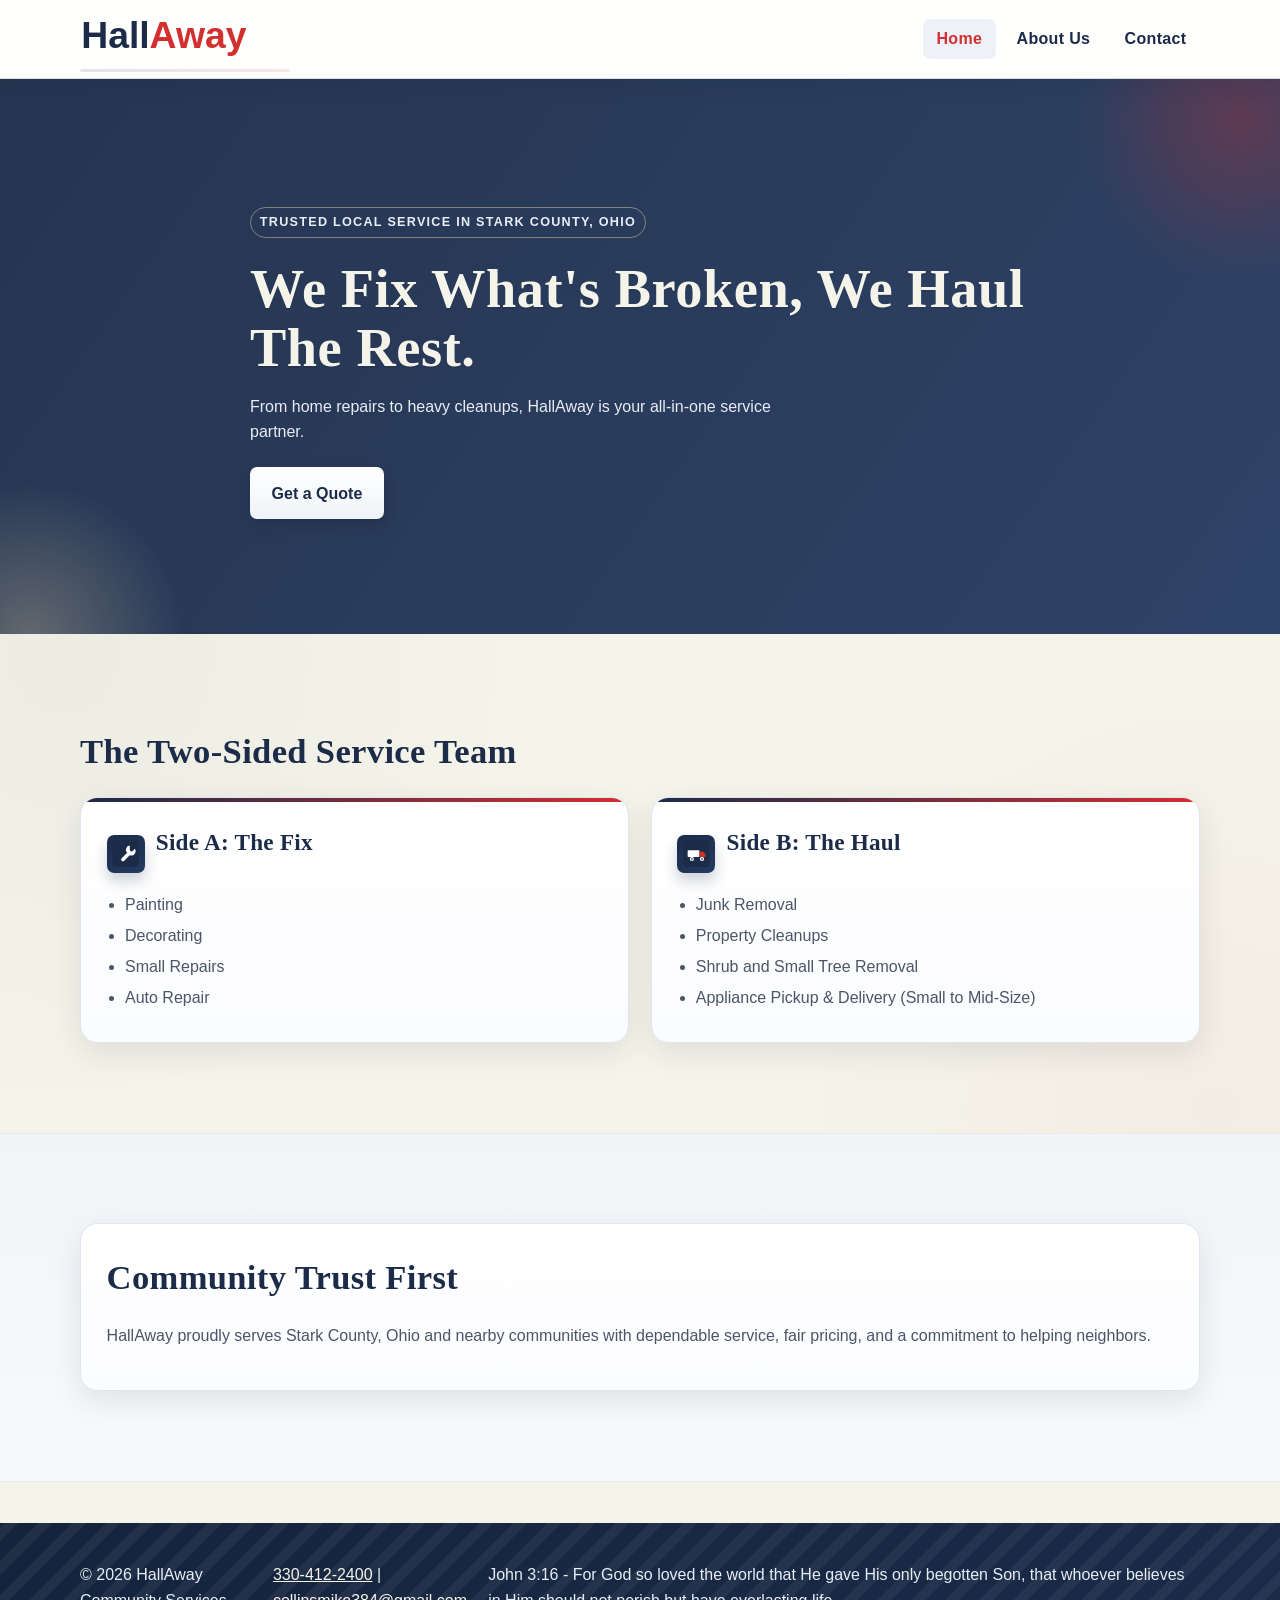
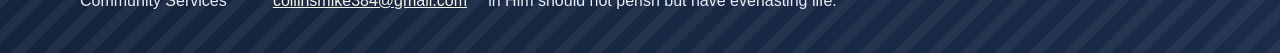
<file: index.html>
﻿<!doctype html>
<html lang="en">
<head>
  <meta charset="utf-8">
  <meta name="viewport" content="width=device-width, initial-scale=1">
  <title>HallAway | Handyman and Junk Removal in Canton, Ohio</title>
  <meta name="description" content="HallAway provides handyman services Canton Ohio and junk removal Canton OH with reliable local service.">
  <meta name="keywords" content="Handyman services Canton Ohio, Junk Removal Canton OH, HallAway, local handyman, hauling services">
  <meta property="og:title" content="HallAway | Handyman and Junk Removal in Canton, Ohio">
  <meta property="og:description" content="We fix what is broken and haul the rest. Serving Canton, Ohio.">
  <meta property="og:type" content="website">
  <meta property="og:url" content="https://example.github.io/hallaway/">
  <link rel="stylesheet" href="css/styles.css">
</head>
<body>
  <header class="site-header">
    <div class="container nav-wrap">
      <a class="brand" href="index.html" aria-label="HallAway home">
        <img src="img/hallaway-logo.svg" alt="HallAway logo">
      </a>
      <button class="nav-toggle" aria-expanded="false" aria-controls="site-nav">Menu</button>
      <nav id="site-nav" class="site-nav" aria-label="Main navigation">
        <a class="active" href="index.html">Home</a>
        <a href="about.html">About Us</a>
        <a href="contact.html">Contact</a>
      </nav>
    </div>
  </header>

  <main>
    <section class="hero">
      <div class="container hero-content">
        <p class="eyebrow">Trusted local service in Stark County, Ohio</p>
        <h1>We Fix What&#39;s Broken, We Haul The Rest.</h1>
        <p>From home repairs to heavy cleanups, HallAway is your all-in-one service partner.</p>
        <a class="btn btn-primary" href="contact.html">Get a Quote</a>
      </div>
    </section>

    <section class="services">
      <div class="container">
        <h2>The Two-Sided Service Team</h2>
        <div class="service-grid">
          <article class="service-card">
            <div class="service-title">
              <img src="img/fix-icon.svg" alt="Fixing services icon">
              <h3>Side A: The Fix</h3>
            </div>
            <ul>
              <li>Painting</li>
              <li>Decorating</li>
              <li>Small Repairs</li>
              <li>Auto Repair</li>
            </ul>
          </article>

          <article class="service-card">
            <div class="service-title">
              <img src="img/haul-icon.svg" alt="Hauling services icon">
              <h3>Side B: The Haul</h3>
            </div>
            <ul>
              <li>Junk Removal</li>
              <li>Property Cleanups</li>
              <li>Shrub and Small Tree Removal</li>
              <li>Appliance Pickup & Delivery (Small to Mid-Size)</li>
            </ul>
          </article>
        </div>
      </div>
    </section>

    <section class="trust">
      <div class="container trust-box">
        <h2>Community Trust First</h2>
        <p>HallAway proudly serves Stark County, Ohio and nearby communities with dependable service, fair pricing, and a commitment to helping neighbors.</p>
      </div>
    </section>
  </main>

  <footer class="site-footer">
    <div class="container footer-grid">
      <p>&copy; 2026 HallAway Community Services</p>
      <p><a href="tel:+13304122400">330-412-2400</a> | <a href="mailto:collinsmike384@gmail.com">collinsmike384@gmail.com</a></p>
      <p>John 3:16 - For God so loved the world that He gave His only begotten Son, that whoever believes in Him should not perish but have everlasting life.</p>
    </div>
  </footer>

  <script src="js/main.js"></script>
</body>
</html>
</file>
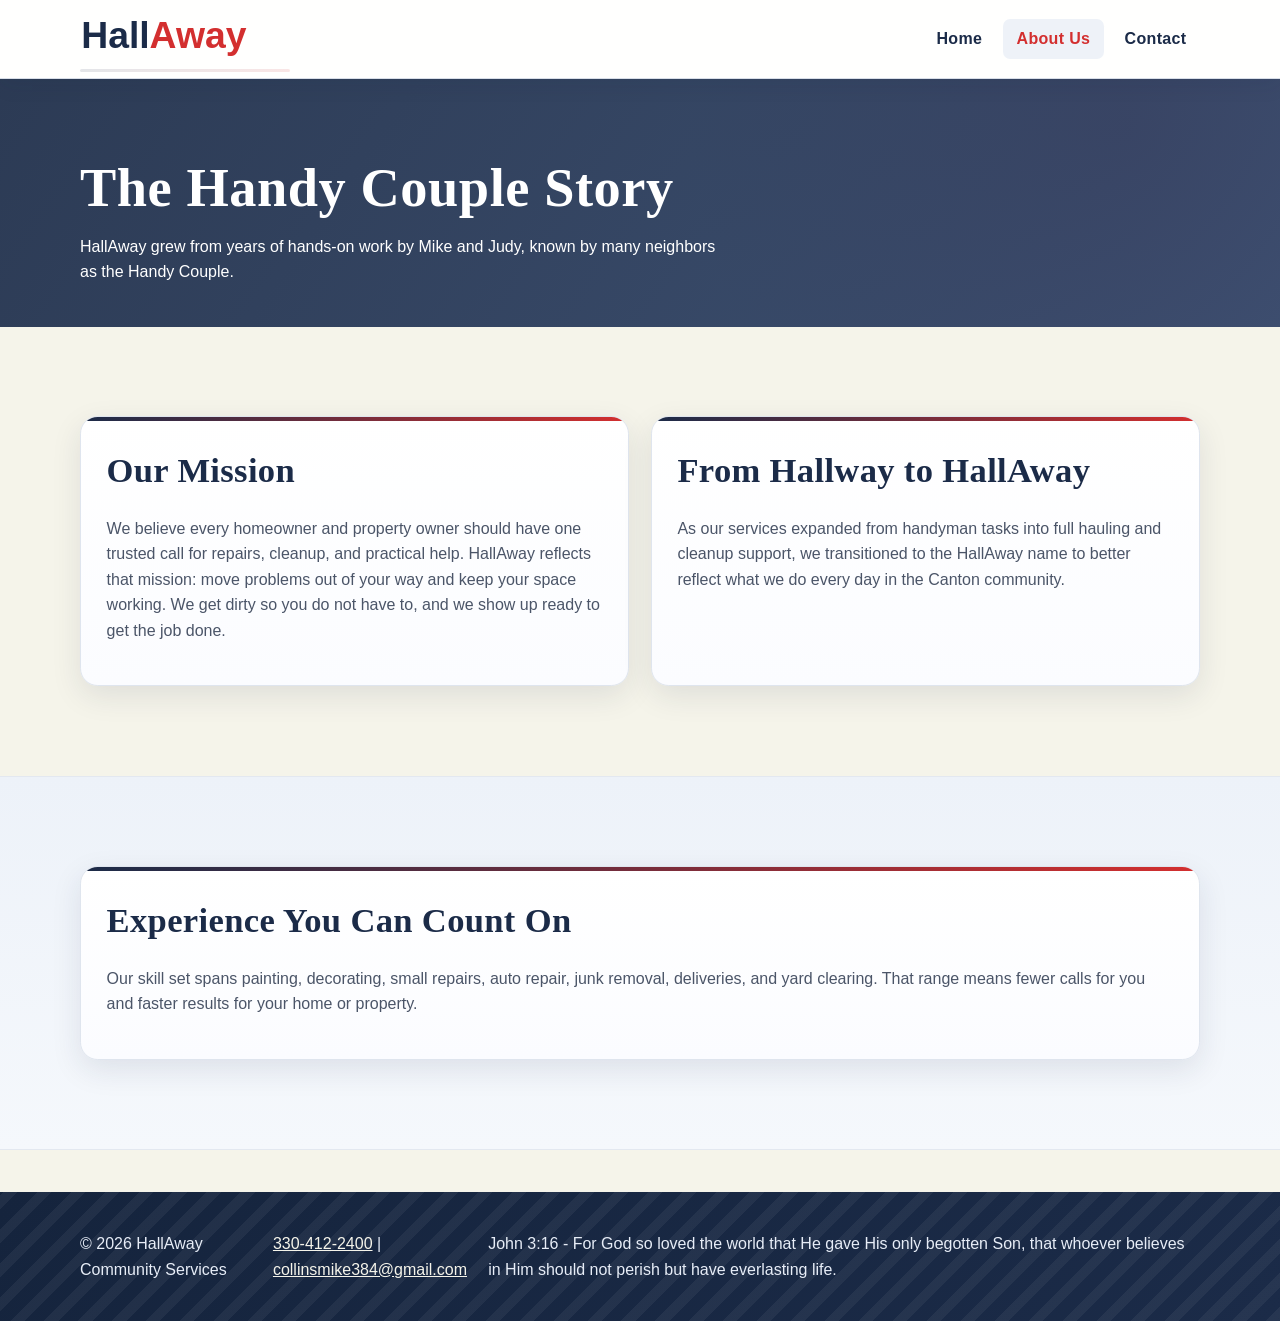
<file: about.html>
﻿<!doctype html>
<html lang="en">
<head>
  <meta charset="utf-8">
  <meta name="viewport" content="width=device-width, initial-scale=1">
  <title>About HallAway | Serving Canton, Ohio</title>
  <meta name="description" content="Learn the HallAway story of Mike and Judy, their community mission, and trusted handyman and hauling services in Canton, Ohio.">
  <meta name="keywords" content="Handyman services Canton Ohio, Junk Removal Canton OH, HallAway, Mike and Judy">
  <link rel="stylesheet" href="css/styles.css">
</head>
<body class="about-page">
  <header class="site-header">
    <div class="container nav-wrap">
      <a class="brand" href="index.html" aria-label="HallAway home">
        <img src="img/hallaway-logo.svg" alt="HallAway logo">
      </a>
      <button class="nav-toggle" aria-expanded="false" aria-controls="site-nav">Menu</button>
      <nav id="site-nav" class="site-nav" aria-label="Main navigation">
        <a href="index.html">Home</a>
        <a class="active" href="about.html">About Us</a>
        <a href="contact.html">Contact</a>
      </nav>
    </div>
  </header>

  <main>
    <section class="page-hero">
      <div class="container">
        <h1>The Handy Couple Story</h1>
        <p>HallAway grew from years of hands-on work by Mike and Judy, known by many neighbors as the Handy Couple.</p>
      </div>
    </section>

    <section class="content-section">
      <div class="container split">
        <article class="content-card">
          <h2>Our Mission</h2>
          <p>We believe every homeowner and property owner should have one trusted call for repairs, cleanup, and practical help. HallAway reflects that mission: move problems out of your way and keep your space working. We get dirty so you do not have to, and we show up ready to get the job done.</p>
        </article>
        <article class="content-card">
          <h2>From Hallway to HallAway</h2>
          <p>As our services expanded from handyman tasks into full hauling and cleanup support, we transitioned to the HallAway name to better reflect what we do every day in the Canton community.</p>
        </article>
      </div>
    </section>

    <section class="content-section alt">
      <div class="container">
        <article class="content-card">
          <h2>Experience You Can Count On</h2>
          <p>Our skill set spans painting, decorating, small repairs, auto repair, junk removal, deliveries, and yard clearing. That range means fewer calls for you and faster results for your home or property.</p>
        </article>
      </div>
    </section>
  </main>

  <footer class="site-footer">
    <div class="container footer-grid">
      <p>&copy; 2026 HallAway Community Services</p>
      <p><a href="tel:+13304122400">330-412-2400</a> | <a href="mailto:collinsmike384@gmail.com">collinsmike384@gmail.com</a></p>
      <p>John 3:16 - For God so loved the world that He gave His only begotten Son, that whoever believes in Him should not perish but have everlasting life.</p>
    </div>
  </footer>

  <script src="js/main.js"></script>
</body>
</html>
</file>
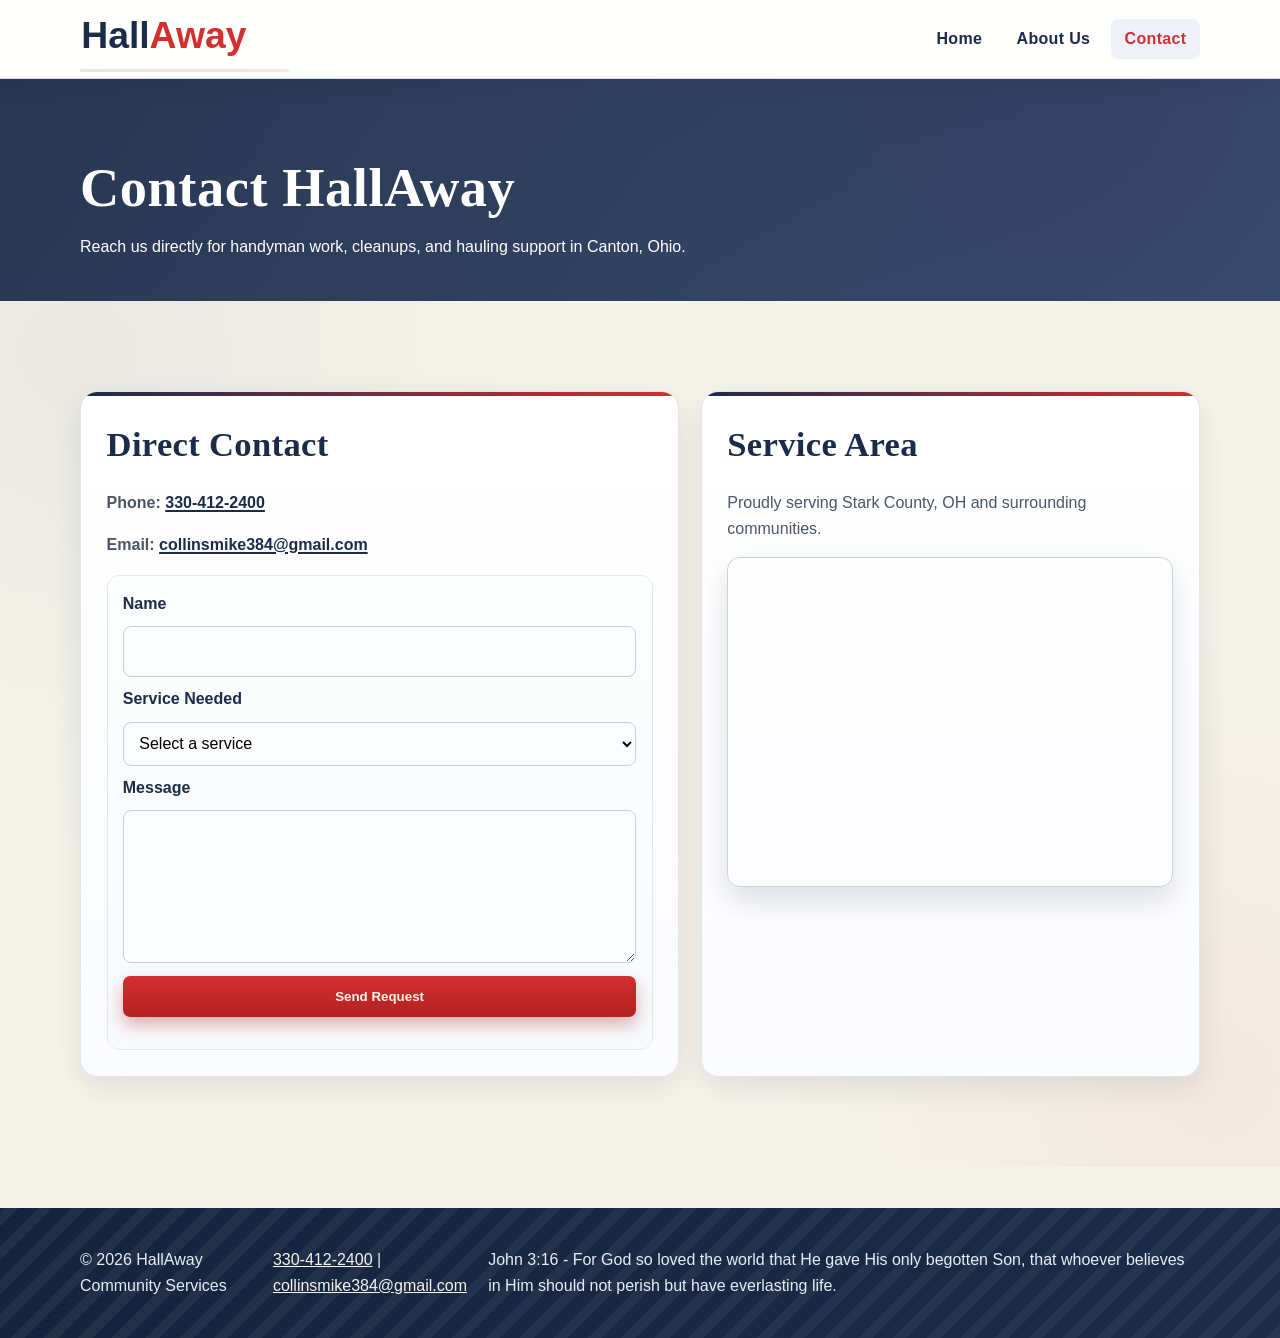
<file: contact.html>
﻿<!doctype html>
<html lang="en">
<head>
  <meta charset="utf-8">
  <meta name="viewport" content="width=device-width, initial-scale=1">
  <title>Contact HallAway | Canton, OH Handyman and Hauling</title>
  <meta name="description" content="Contact HallAway for handyman services Canton Ohio and junk removal Canton OH. Call 330-412-2400 for a quote.">
  <meta name="keywords" content="Handyman services Canton Ohio, Junk Removal Canton OH, HallAway contact">
  <link rel="stylesheet" href="css/styles.css">
</head>
<body class="contact-page">
  <header class="site-header">
    <div class="container nav-wrap">
      <a class="brand" href="index.html" aria-label="HallAway home">
        <img src="img/hallaway-logo.svg" alt="HallAway logo">
      </a>
      <button class="nav-toggle" aria-expanded="false" aria-controls="site-nav">Menu</button>
      <nav id="site-nav" class="site-nav" aria-label="Main navigation">
        <a href="index.html">Home</a>
        <a href="about.html">About Us</a>
        <a class="active" href="contact.html">Contact</a>
      </nav>
    </div>
  </header>

  <main>
    <section class="page-hero">
      <div class="container">
        <h1>Contact HallAway</h1>
        <p>Reach us directly for handyman work, cleanups, and hauling support in Canton, Ohio.</p>
      </div>
    </section>

    <section class="content-section">
      <div class="container contact-layout">
        <article class="content-card">
          <h2>Direct Contact</h2>
          <p><strong>Phone:</strong> <a href="tel:+13304122400">330-412-2400</a></p>
          <p><strong>Email:</strong> <a href="mailto:collinsmike384@gmail.com">collinsmike384@gmail.com</a></p>
          <form class="contact-form" action="#" method="post" novalidate>
            <label for="name">Name</label>
            <input id="name" name="name" type="text" required>

            <label for="service">Service Needed</label>
            <select id="service" name="service" required>
              <option value="">Select a service</option>
              <option>Painting / Decorating</option>
              <option>Small Home Repairs</option>
              <option>Auto Repair</option>
              <option>Junk Removal</option>
              <option>Property Cleanup</option>
              <option>Shrub / Tree Removal</option>
              <option>Delivery Service</option>
              <option>Other</option>
            </select>

            <label for="message">Message</label>
            <textarea id="message" name="message" rows="5" required></textarea>

            <button class="btn btn-accent" type="submit">Send Request</button>
            <p class="form-note" id="form-note" aria-live="polite"></p>
          </form>
        </article>

        <article class="content-card">
          <h2>Service Area</h2>
          <p>Proudly serving Stark County, OH and surrounding communities.</p>
          <div class="map-wrap">
            <iframe
              title="Map of Stark County Ohio"
              src="https://www.google.com/maps?q=Stark%20County%2C%20OH&output=embed"
              loading="lazy"
              referrerpolicy="no-referrer-when-downgrade"></iframe>
          </div>
        </article>
      </div>
    </section>
  </main>

  <footer class="site-footer">
    <div class="container footer-grid">
      <p>&copy; 2026 HallAway Community Services</p>
      <p><a href="tel:+13304122400">330-412-2400</a> | <a href="mailto:collinsmike384@gmail.com">collinsmike384@gmail.com</a></p>
      <p>John 3:16 - For God so loved the world that He gave His only begotten Son, that whoever believes in Him should not perish but have everlasting life.</p>
    </div>
  </footer>

  <script src="js/main.js"></script>
</body>
</html>
</file>
<file: css/styles.css>
﻿:root {
  --primary-blue: #1b2b48;
  --primary-blue-2: #243a61;
  --accent-red: #d32f2f;
  --accent-red-deep: #b32121;
  --pure-white: #f5f4ea;
  --light-gray: #f4f4f4;
  --light-gray-2: #ebedf1;
  --text-dark: #333333;
  --text-mid: #4b5568;
  --gold-tint: #e6d4a6;
  --max-width: 1120px;
  --radius-sm: 0.45rem;
  --radius-md: 0.8rem;
  --radius-lg: 1.1rem;
  --shadow-soft: 0 10px 30px rgba(27, 43, 72, 0.1);
  --shadow-card: 0 14px 36px rgba(27, 43, 72, 0.12);
}

* {
  box-sizing: border-box;
}

html {
  scroll-behavior: smooth;
}

body {
  margin: 0;
  color: var(--text-dark);
  background: var(--pure-white);
  font-family: "Segoe UI", "Franklin Gothic Medium", "Arial Narrow", Arial, sans-serif;
  line-height: 1.6;
  font-size: 16px;
}

a {
  color: var(--primary-blue);
}

p {
  color: var(--text-mid);
}

h1,
h2,
h3 {
  margin-top: 0;
  color: var(--primary-blue);
  font-family: Georgia, "Times New Roman", serif;
  letter-spacing: 0.01em;
}

h1 {
  font-size: clamp(2rem, 4.4vw, 3.4rem);
}

h2 {
  font-size: clamp(1.45rem, 2.7vw, 2.2rem);
}

h3 {
  font-size: clamp(1.15rem, 2vw, 1.45rem);
}

img {
  max-width: 100%;
  display: block;
}

.container {
  width: min(100% - 2rem, var(--max-width));
  margin-inline: auto;
}

.site-header {
  position: sticky;
  top: 0;
  z-index: 25;
  backdrop-filter: blur(8px);
  background: rgba(255, 255, 255, 0.95);
  border-bottom: 1px solid #d8dee8;
  box-shadow: 0 6px 20px rgba(16, 33, 58, 0.08);
}

.nav-wrap {
  display: flex;
  align-items: center;
  justify-content: space-between;
  min-height: 78px;
  gap: 1rem;
}

.brand {
  position: relative;
}

.brand::after {
  content: "";
  position: absolute;
  left: 0;
  right: 0;
  bottom: -10px;
  height: 3px;
  border-radius: 999px;
  background: linear-gradient(90deg, var(--primary-blue), var(--accent-red));
  opacity: 0.12;
}

.brand img {
  width: 210px;
  height: auto;
}

.nav-toggle {
  border: 1px solid var(--primary-blue);
  color: var(--primary-blue);
  background: var(--pure-white);
  padding: 0.5rem 0.85rem;
  border-radius: var(--radius-sm);
  font-weight: 700;
  letter-spacing: 0.02em;
  transition: all 0.2s ease;
}

.nav-toggle:hover {
  background: #f8fafc;
  border-color: var(--accent-red);
  color: var(--accent-red);
}

.site-nav {
  position: absolute;
  top: 78px;
  left: 0;
  right: 0;
  background: var(--pure-white);
  border-bottom: 1px solid #dce2eb;
  display: none;
  flex-direction: column;
}

.site-nav a {
  padding: 0.9rem 1rem;
  text-decoration: none;
  font-weight: 700;
  letter-spacing: 0.02em;
  border-top: 1px solid #eef1f5;
  transition: color 0.2s ease, background 0.2s ease;
}

.site-nav a.active,
.site-nav a:hover {
  color: var(--accent-red);
  background: #fbfcff;
}

.site-nav.open {
  display: flex;
}

.hero {
  position: relative;
  overflow: hidden;
  color: var(--pure-white);
  padding: clamp(4.7rem, 10vw, 7.2rem) 0;
  background:
    linear-gradient(125deg, rgba(27, 43, 72, 0.95), rgba(36, 58, 97, 0.95)),
    repeating-linear-gradient(
      -45deg,
      rgba(230, 212, 166, 0.08) 0,
      rgba(230, 212, 166, 0.08) 8px,
      rgba(255, 255, 255, 0) 8px,
      rgba(255, 255, 255, 0) 18px
    );
}

.hero::before,
.hero::after {
  content: "";
  position: absolute;
  border-radius: 999px;
  pointer-events: none;
}

.hero::before {
  width: 320px;
  height: 320px;
  right: -120px;
  top: -120px;
  background: radial-gradient(circle, rgba(211, 47, 47, 0.3) 0%, rgba(211, 47, 47, 0) 72%);
}

.hero::after {
  width: 300px;
  height: 300px;
  left: -120px;
  bottom: -150px;
  background: radial-gradient(circle, rgba(230, 212, 166, 0.3) 0%, rgba(230, 212, 166, 0) 72%);
}

.hero h1,
.page-hero h1 {
  line-height: 1.08;
  margin-bottom: 0.65rem;
}

.hero h1 {
  color: var(--pure-white);
  text-shadow: 0 2px 0 rgba(0, 0, 0, 0.08);
}

.hero-content {
  max-width: 780px;
  position: relative;
  z-index: 1;
}

.hero-content p {
  color: #e8edf6;
  max-width: 62ch;
  margin-bottom: 1.4rem;
}

.eyebrow {
  display: inline-block;
  text-transform: uppercase;
  letter-spacing: 0.1em;
  font-weight: 700;
  font-size: 0.79rem;
  color: #f0dca8;
  padding: 0.28rem 0.55rem;
  border: 1px solid rgba(240, 220, 168, 0.45);
  border-radius: 999px;
  margin-bottom: 1rem;
}

.btn {
  display: inline-block;
  text-decoration: none;
  font-weight: 700;
  border-radius: var(--radius-sm);
  padding: 0.82rem 1.35rem;
  border: none;
  cursor: pointer;
  transition: transform 0.2s ease, box-shadow 0.25s ease, background 0.2s ease;
}

.btn:hover {
  transform: translateY(-2px);
}

.btn-primary {
  background: linear-gradient(180deg, #ffffff, #f0f3f8);
  color: var(--primary-blue);
  box-shadow: 0 6px 14px rgba(15, 26, 48, 0.25);
}

.btn-primary:hover {
  background: #ffffff;
  box-shadow: 0 10px 18px rgba(15, 26, 48, 0.28);
}

.btn-accent {
  background: linear-gradient(180deg, var(--accent-red), var(--accent-red-deep));
  color: var(--pure-white);
  box-shadow: 0 8px 16px rgba(179, 33, 33, 0.35);
}

.btn-accent:hover {
  background: linear-gradient(180deg, #dd3f3f, var(--accent-red));
}

.services,
.content-section,
.trust {
  padding: clamp(3.2rem, 7vw, 5.6rem) 0;
}

.services h2,
.trust h2,
.content-section h2 {
  margin-bottom: 1.1rem;
}

.services {
  position: relative;
}

.services::before {
  content: "";
  position: absolute;
  inset: 0;
  background:
    radial-gradient(circle at 5% 5%, rgba(27, 43, 72, 0.04), transparent 35%),
    radial-gradient(circle at 95% 95%, rgba(211, 47, 47, 0.04), transparent 32%);
  pointer-events: none;
}

.trust {
  background: linear-gradient(180deg, #f2f4f8 0%, #f8f9fb 100%);
  border-top: 1px solid #e5e8ee;
  border-bottom: 1px solid #e5e8ee;
}

.service-grid,
.split,
.contact-layout {
  display: grid;
  gap: 1.2rem;
}

.service-card,
.content-card,
.trust-box {
  border: 1px solid #dfe5ee;
  border-radius: var(--radius-md);
  background: linear-gradient(180deg, #ffffff 0%, #fbfcff 100%);
  padding: clamp(1.25rem, 2vw, 1.65rem);
  box-shadow: var(--shadow-soft);
}

.service-card {
  position: relative;
  overflow: hidden;
}

.service-card::after {
  content: "";
  position: absolute;
  top: 0;
  left: 0;
  width: 100%;
  height: 4px;
  background: linear-gradient(90deg, var(--primary-blue), var(--accent-red));
}

.service-card ul {
  margin: 0.5rem 0 0;
  padding-left: 1.15rem;
  color: var(--text-mid);
}

.service-card li {
  margin-bottom: 0.35rem;
}

.service-title {
  display: flex;
  align-items: center;
  gap: 0.7rem;
}

.service-title img {
  width: 38px;
  height: 38px;
  padding: 0.35rem;
  border-radius: 0.45rem;
  background: linear-gradient(145deg, var(--primary-blue), var(--primary-blue-2));
  box-shadow: 0 8px 14px rgba(20, 35, 62, 0.2);
}

.page-hero {
  padding: clamp(3.8rem, 7vw, 5rem) 0 1.6rem;
  background:
    linear-gradient(180deg, #eef2f8 0%, #ffffff 100%),
    radial-gradient(circle at top right, rgba(211, 47, 47, 0.09), transparent 30%);
}

.page-hero p {
  max-width: 72ch;
}

.alt {
  background: linear-gradient(180deg, #f6f7fa 0%, #f0f2f6 100%);
  border-top: 1px solid #e3e8f0;
  border-bottom: 1px solid #e3e8f0;
}

/* About page color accents */
.about-page .page-hero,
body:has(a.active[href="about.html"]) .page-hero {
  background:
    linear-gradient(125deg, rgba(27, 43, 72, 0.92), rgba(36, 58, 97, 0.88)),
    radial-gradient(circle at 88% 20%, rgba(211, 47, 47, 0.34), rgba(211, 47, 47, 0) 38%);
}

.about-page .page-hero h1,
.about-page .page-hero p,
body:has(a.active[href="about.html"]) .page-hero h1,
body:has(a.active[href="about.html"]) .page-hero p {
  color: #ffffff;
}

.about-page .content-section .content-card,
body:has(a.active[href="about.html"]) .content-section .content-card {
  position: relative;
  overflow: hidden;
  border: 1px solid #dfe5ee;
  background: linear-gradient(180deg, #ffffff 0%, #fbfcff 100%);
}

.about-page .content-section .content-card::after,
body:has(a.active[href="about.html"]) .content-section .content-card::after {
  content: "";
  position: absolute;
  top: 0;
  left: 0;
  width: 100%;
  height: 4px;
  background: linear-gradient(90deg, var(--primary-blue), var(--accent-red));
}

.about-page .content-section.alt,
body:has(a.active[href="about.html"]) .content-section.alt {
  background:
    linear-gradient(180deg, #edf2f9 0%, #f5f8fc 100%);
}

.about-page .content-section.alt .content-card,
body:has(a.active[href="about.html"]) .content-section.alt .content-card {
  background: linear-gradient(180deg, #ffffff 0%, #fbfcff 100%);
}

/* Contact page facelift */
.contact-page .page-hero,
body:has(a.active[href="contact.html"]) .page-hero {
  background:
    linear-gradient(125deg, rgba(27, 43, 72, 0.94), rgba(36, 58, 97, 0.9)),
    radial-gradient(circle at 86% 16%, rgba(211, 47, 47, 0.3), rgba(211, 47, 47, 0) 40%);
}

.contact-page .page-hero h1,
.contact-page .page-hero p,
body:has(a.active[href="contact.html"]) .page-hero h1,
body:has(a.active[href="contact.html"]) .page-hero p {
  color: #ffffff;
}

.contact-page .content-section,
body:has(a.active[href="contact.html"]) .content-section {
  background:
    radial-gradient(circle at 6% 6%, rgba(27, 43, 72, 0.05), transparent 35%),
    radial-gradient(circle at 95% 90%, rgba(211, 47, 47, 0.06), transparent 34%);
}

.contact-page .contact-layout .content-card,
body:has(a.active[href="contact.html"]) .contact-layout .content-card {
  position: relative;
  overflow: hidden;
  border: 1px solid #dfe5ee;
  background: linear-gradient(180deg, #ffffff 0%, #fbfcff 100%);
}

.contact-page .contact-layout .content-card::after,
body:has(a.active[href="contact.html"]) .contact-layout .content-card::after {
  content: "";
  position: absolute;
  top: 0;
  left: 0;
  width: 100%;
  height: 4px;
  background: linear-gradient(90deg, var(--primary-blue), var(--accent-red));
}

.contact-page .contact-form,
body:has(a.active[href="contact.html"]) .contact-form {
  margin-top: 1.1rem;
  padding: 0.95rem;
  border-radius: 0.75rem;
  border: 1px solid #e2e8f1;
  background: linear-gradient(180deg, #fdfefe 0%, #f7f9fc 100%);
}

.contact-page .contact-form .btn-accent,
body:has(a.active[href="contact.html"]) .contact-form .btn-accent {
  margin-top: 0.2rem;
}

.contact-page .map-wrap,
body:has(a.active[href="contact.html"]) .map-wrap {
  box-shadow: 0 14px 30px rgba(27, 43, 72, 0.14);
  border: 1px solid #c6d1e1;
}

.contact-page .content-card p a,
body:has(a.active[href="contact.html"]) .content-card p a {
  font-weight: 700;
  text-decoration-thickness: 2px;
  text-underline-offset: 2px;
}

.contact-form {
  display: grid;
  gap: 0.6rem;
  margin-top: 1rem;
}

label {
  font-weight: 600;
  color: var(--primary-blue);
}

input,
select,
textarea {
  width: 100%;
  border: 1px solid #c7cfdb;
  border-radius: 0.5rem;
  padding: 0.72rem;
  font: inherit;
  background: #fcfdff;
  transition: border-color 0.2s ease, box-shadow 0.2s ease;
}

input:focus,
select:focus,
textarea:focus {
  outline: none;
  border-color: #4568a3;
  box-shadow: 0 0 0 3px rgba(69, 104, 163, 0.18);
}

.map-wrap {
  border: 1px solid #cfd7e4;
  border-radius: var(--radius-md);
  overflow: hidden;
  min-height: 320px;
  box-shadow: var(--shadow-soft);
}

.map-wrap iframe {
  width: 100%;
  min-height: 320px;
  border: 0;
}

.form-note {
  margin: 0.45rem 0 0;
  font-weight: 600;
}

.site-footer {
  position: relative;
  background: linear-gradient(120deg, #15243d, var(--primary-blue));
  color: var(--pure-white);
  padding: 1.45rem 0;
  margin-top: 2.6rem;
}

.site-footer::before {
  content: "";
  position: absolute;
  inset: 0;
  background: repeating-linear-gradient(
    -45deg,
    rgba(255, 255, 255, 0.05) 0,
    rgba(255, 255, 255, 0.05) 10px,
    rgba(255, 255, 255, 0) 10px,
    rgba(255, 255, 255, 0) 24px
  );
  pointer-events: none;
}

.site-footer a {
  color: var(--pure-white);
}

.site-footer p {
  color: #e7edf7;
}

.footer-grid {
  position: relative;
  z-index: 1;
  display: flex;
  flex-direction: column;
  gap: 0.45rem;
}

@media (min-width: 760px) {
  .nav-toggle {
    display: none;
  }

  .site-nav {
    position: static;
    display: flex;
    flex-direction: row;
    border: 0;
    gap: 0.45rem;
    background: transparent;
  }

  .site-nav a {
    border: 0;
    padding: 0.45rem 0.85rem;
    border-radius: var(--radius-sm);
  }

  .site-nav a:hover,
  .site-nav a.active {
    background: #eef2f8;
  }

  .service-grid,
  .split {
    grid-template-columns: repeat(2, minmax(0, 1fr));
    gap: 1.35rem;
  }

  .contact-layout {
    grid-template-columns: 1.2fr 1fr;
    gap: 1.35rem;
  }

  .footer-grid {
    flex-direction: row;
    justify-content: space-between;
    align-items: center;
  }
}

@media (min-width: 1040px) {
  .service-card,
  .content-card,
  .trust-box {
    border-radius: var(--radius-lg);
  }

  .service-card:hover,
  .content-card:hover,
  .trust-box:hover {
    transform: translateY(-3px);
    box-shadow: var(--shadow-card);
    transition: transform 0.25s ease, box-shadow 0.25s ease;
  }
}
</file>
